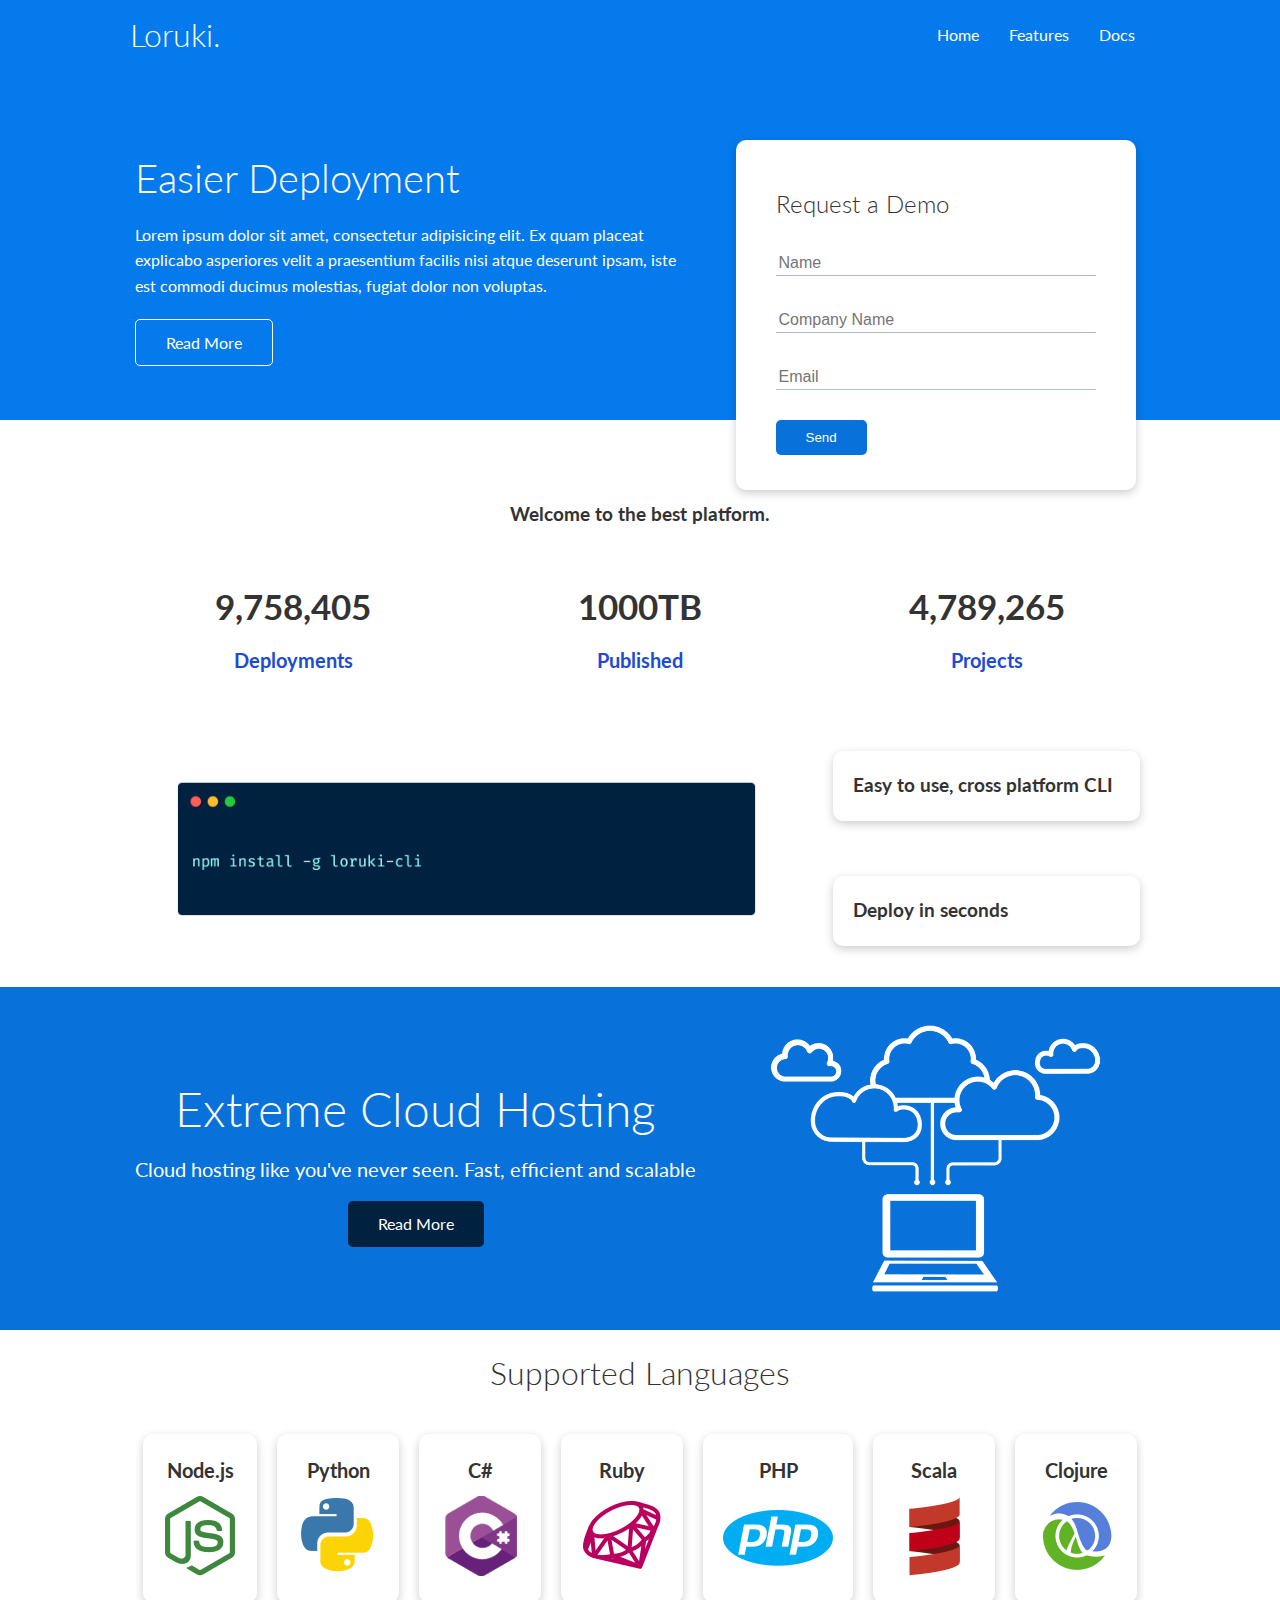
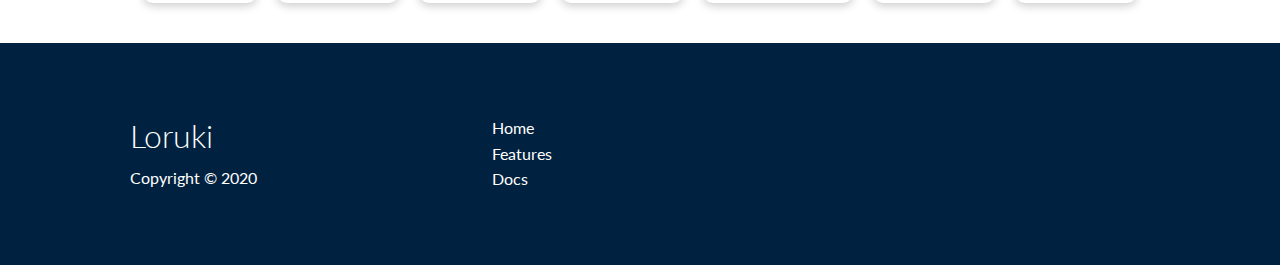
<file: index.html>
<!DOCTYPE html>
<html lang="en">
  <head>
    <meta charset="UTF-8" />
    <meta name="viewport" content="width=device-width, initial-scale=1.0" />
    <link
      rel="stylesheet"
      href="https://cdnjs.cloudflare.com/ajax/libs/font-awesome/5.15.1/css/all.min.css"
      integrity="sha512-+4zCK9k+qNFUR5X+cKL9EIR+ZOhtIloNl9GIKS57V1MyNsYpYcUrUeQc9vNfzsWfV28IaLL3i96P9sdNyeRssA=="
      crossorigin="anonymous"
    />
    <link rel="stylesheet" href="utilities.css" />
    <link rel="stylesheet" href="style.css" />
    <title>Loruki | Cloud Hosting For Everyone</title>
  </head>
  <body>
    <!-- Navbar -->
    <div class="navbar">
      <div class="container flex">
        <h1 class="logo">Loruki.</h1>
        <nav>
          <ul>
            <li><a href="index.html">Home</a></li>
            <li><a href="features.html">Features</a></li>
            <li><a href="docs.html">Docs</a></li>
          </ul>
        </nav>
      </div>
    </div>

    <!-- Showcase -->
    <section class="showcase">
      <div class="container grid">
        <div class="showcase-text">
          <h1>Easier Deployment</h1>
          <p>
            Lorem ipsum dolor sit amet, consectetur adipisicing elit. Ex quam
            placeat explicabo asperiores velit a praesentium facilis nisi atque
            deserunt ipsam, iste est commodi ducimus molestias, fugiat dolor non
            voluptas.
          </p>
          <a href="features.html" class="btn btn-outline">Read More</a>
        </div>

        <div class="showcase-form card">
          <h2>Request a Demo</h2>

          <form>
            <div class="form-control">
              <input type="text" name="name" placeholder="Name" required />
            </div>
            <div class="form-control">
              <input
                type="text"
                name="company"
                placeholder="Company Name"
                required
              />
            </div>
            <div class="form-control">
              <input type="email" name="email" placeholder="Email" required />
            </div>
            <input type="submit" value="Send" class="btn btn-primary" />
          </form>
        </div>
      </div>
    </section>

    <!-- Stats -->
    <section class="stats">
      <div class="container">
        <h3 class="stats-heading text-center my-1">
          Welcome to the best platform.
        </h3>

        <div class="grid grid-3 text-center my-4">
          <div>
            <i class="fas fa-server fa-3x"></i>
            <h3>9,758,405</h3>
            <p class="text-secondary">Deployments</p>
          </div>
          <div>
            <i class="fas fa-upload fa-3x"></i>
            <h3>1000TB</h3>
            <p class="text-secondary">Published</p>
          </div>
          <div>
            <i class="fas fa-project-diagram fa-3x"></i>
            <h3>4,789,265</h3>
            <p class="text-secondary">Projects</p>
          </div>
        </div>
      </div>
    </section>

    <!-- Cli -->
    <!-- crossPlatform -->
    <section class="cli">
      <div class="container grid">
        <img src="img/cli.png" alt="" />
        <div class="card">
          <h3>Easy to use, cross platform CLI</h3>
        </div>
        <div class="card">
          <h3>Deploy in seconds</h3>
        </div>
      </div>
    </section>

    <!-- Cloud -->
    <section class="cloud bg-primary my-2 py-2">
      <div class="container grid">
        <div class="text-center">
          <h2 class="lg">Extreme Cloud Hosting</h2>
          <p class="lead my-1">
            Cloud hosting like you've never seen. Fast, efficient and scalable
          </p>
          <a href="features.html" class="btn btn-dark">Read More</a>
        </div>
        <img src="img/cloud.png" alt="" />
      </div>
    </section>

    <!-- Languages -->
    <section class="languages">
      <h2 class="md text-center my-2">Supported Languages</h2>
      <div class="container flex">
        <div class="card">
          <h4>Node.js</h4>
          <img src="img/node.png" alt="" />
        </div>
        <div class="card">
          <h4>Python</h4>
          <img src="img/python.png" alt="" />
        </div>
        <div class="card">
          <h4>C#</h4>
          <img src="img/csharp.png" alt="" />
        </div>
        <div class="card">
          <h4>Ruby</h4>
          <img src="img/ruby.png" alt="" />
        </div>
        <div class="card">
          <h4>PHP</h4>
          <img src="img/php.png" alt="" />
        </div>
        <div class="card">
          <h4>Scala</h4>
          <img src="img/scala.png" alt="" />
        </div>
        <div class="card">
          <h4>Clojure</h4>
          <img src="img/clojure.png" alt="" />
        </div>
      </div>
    </section>

    <!-- Footer -->
    <footer class="footer bg-dark py-5">
      <div class="container grid grid-3">
        <div>
          <h1>Loruki</h1>
          <p>Copyright &copy; 2020</p>
        </div>
        <nav>
          <ul>
            <li><a href="index.html">Home</a></li>
            <li><a href="features.html">Features</a></li>
            <li><a href="docs.html">Docs</a></li>
          </ul>
        </nav>
      </div>
    </footer>
    <!-- footer  -->
  </body>
</html>
</file>
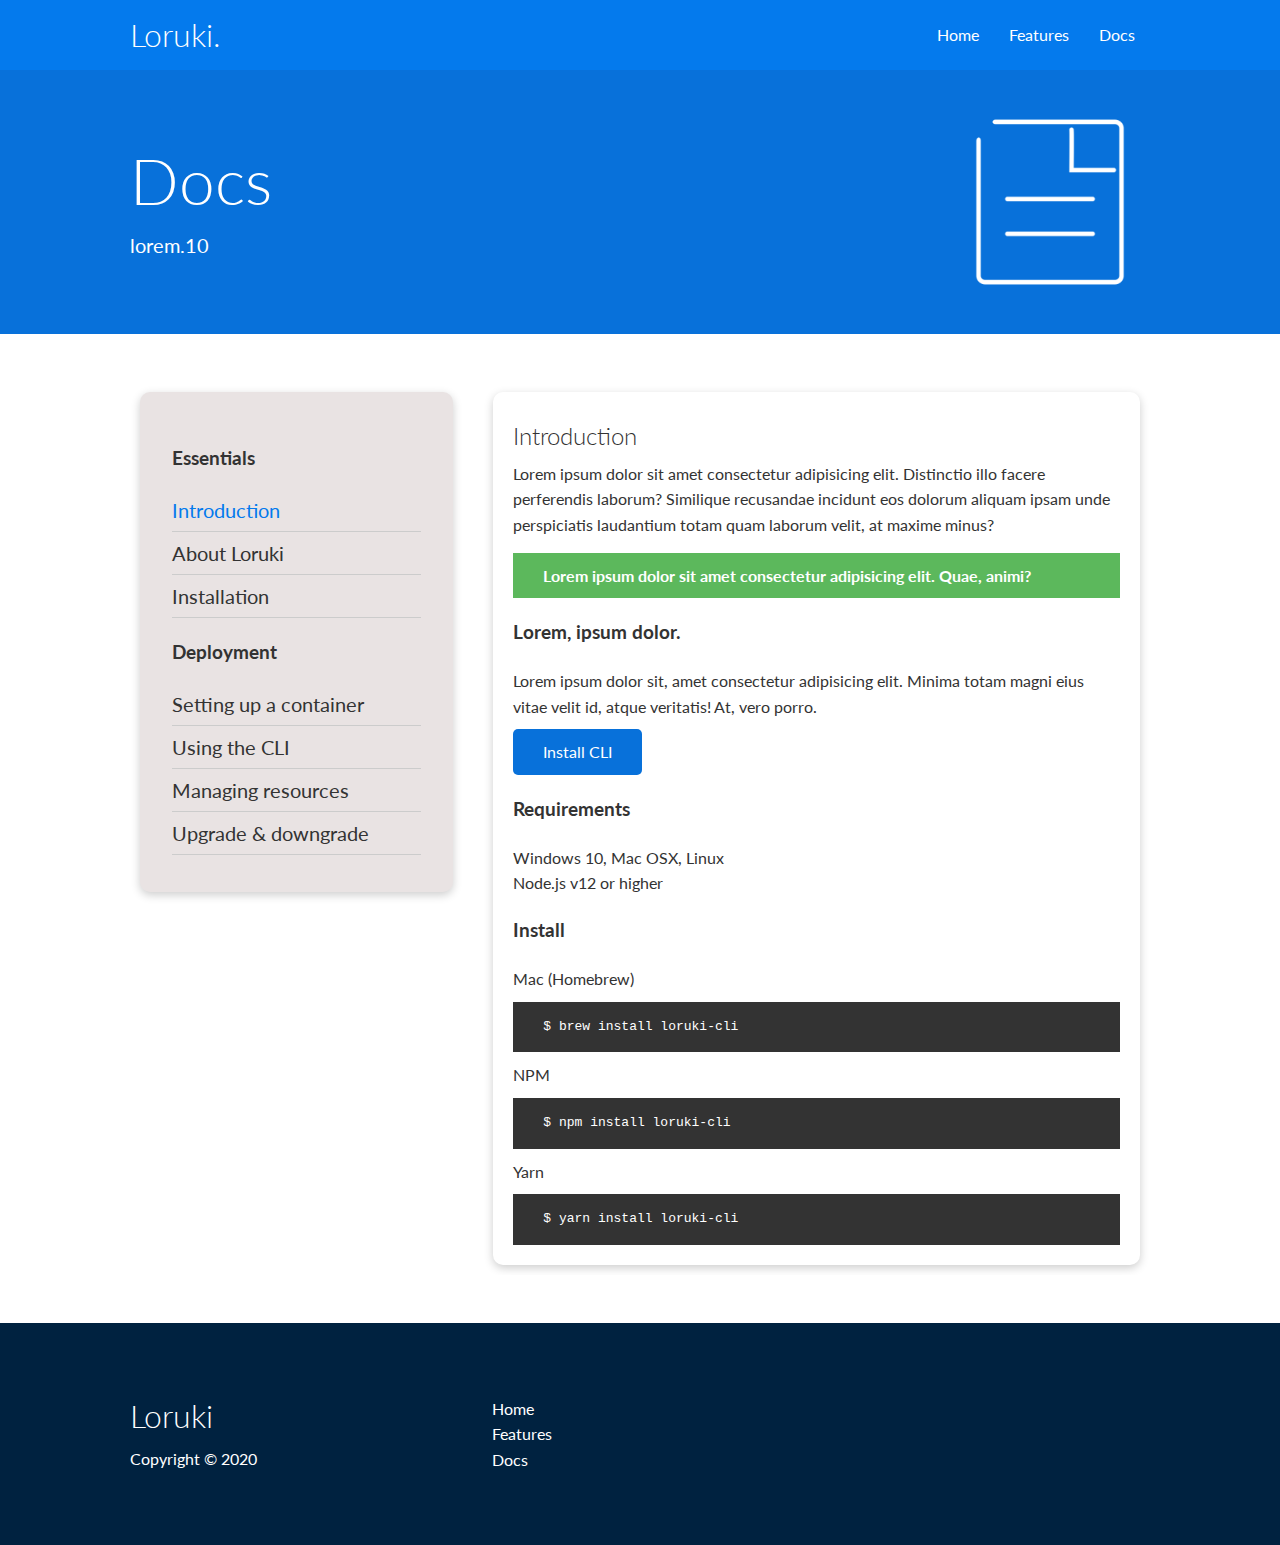
<file: docs.html>
<!DOCTYPE html>
<html lang="en">
<head>
    <meta charset="UTF-8">
    <meta name="viewport" content="width=device-width, initial-scale=1.0">
    <link rel="stylesheet" href="https://cdnjs.cloudflare.com/ajax/libs/font-awesome/5.15.1/css/all.min.css" integrity="sha512-+4zCK9k+qNFUR5X+cKL9EIR+ZOhtIloNl9GIKS57V1MyNsYpYcUrUeQc9vNfzsWfV28IaLL3i96P9sdNyeRssA==" crossorigin="anonymous" />
    <link rel="stylesheet" href="utilities.css">
    <link rel="stylesheet" href="style.css">
    <title>Loruki | Cloud Home For Everyone</title>
</head>
<body>
    <!-- Navbar -->
    <div class="navbar">
        <div class="container flex">
            <h1 class="logo">Loruki.</h1>
            <nav>
                <ul>
                    <li><a href="index.html">Home</a></li>
                    <li><a href="features.html">Features</a></li>
                    <li><a href="docs.html">Docs</a></li>
                </ul>
            </nav>
        </div>
    </div>

    <!-- Head -->
    <section class="docs-head bg-primary py-3">
        <div class="container grid">
            <div>
                <h1 class="xl">Docs</h1>
                <p class="lead">
lorem.10                </p>
            </div>
            <img src="img/docs.png" >
        </div>
    </section>

    <!-- Docs main -->
    <section class="docs-main my-4">
        <div class="container grid">
            <div class="card bg-light p-3">
                <h3 class="my-2">Essentials</h3>
                <nav>
                    <ul>
                        <li><a class="text-primary" href="#">Introduction</a></li>
                        <li><a href="#">About Loruki</a></li>
                        <li><a href="#">Installation</a></li>
                    </ul>
                </nav>

                <h3 class="my-2">Deployment</h3>
                <nav>
                    <ul>
                        <li><a href="#">Setting up a container</a></li>
							<li><a href="#">Using the CLI</a></li>
							<li><a href="#">Managing resources</a></li>
							<li><a href="#">Upgrade & downgrade</a></li>
                    </ul>
                </nav>
            </div>
            <div class="card">
                <h2>Introduction</h2>
                <p>Lorem ipsum dolor sit amet consectetur adipisicing elit. Distinctio illo facere perferendis laborum? Similique recusandae incidunt eos dolorum aliquam ipsam unde perspiciatis laudantium totam quam laborum velit, at maxime minus?</p>

                <div class="alert alert-success">
                    <i class="fas fa-info"></i> Lorem ipsum dolor sit amet consectetur adipisicing elit. Quae, animi?
                </div>

                <h3>Lorem, ipsum dolor.</h3>
                <p>Lorem ipsum dolor sit, amet consectetur adipisicing elit. Minima totam magni eius vitae velit id, atque veritatis! At, vero porro.</p>
                <a href="#" class="btn btn-primary">Install CLI</a>

                <h3>Requirements</h3>
                <ul>
                    <li>Windows 10, Mac OSX, Linux</li>
                    <li>Node.js v12 or higher</li>
                </ul>

                <h3>Install</h3>
                <p>Mac (Homebrew)</p>
                <pre><code>$ brew install loruki-cli</code></pre>
                <p>NPM</p>
                <pre><code>$ npm install loruki-cli</code></pre>
                <p>Yarn</p>
                <pre><code>$ yarn install loruki-cli</code></pre>

            </div>
        </div>
    </section>
    
    <!-- Footer -->
    <footer class="footer bg-dark py-5">
        <div class="container grid grid-3">
            <div>
                <h1>Loruki
                </h1>
                <p>Copyright &copy; 2020</p>
            </div>
            <nav>
                <ul>
                    <li><a href="index.html">Home</a></li>
                    <li><a href="features.html">Features</a></li>
                    <li><a href="docs.html">Docs</a></li>
                </ul>
            </nav>
            
        </div>
    </footer>
</body>
</file>
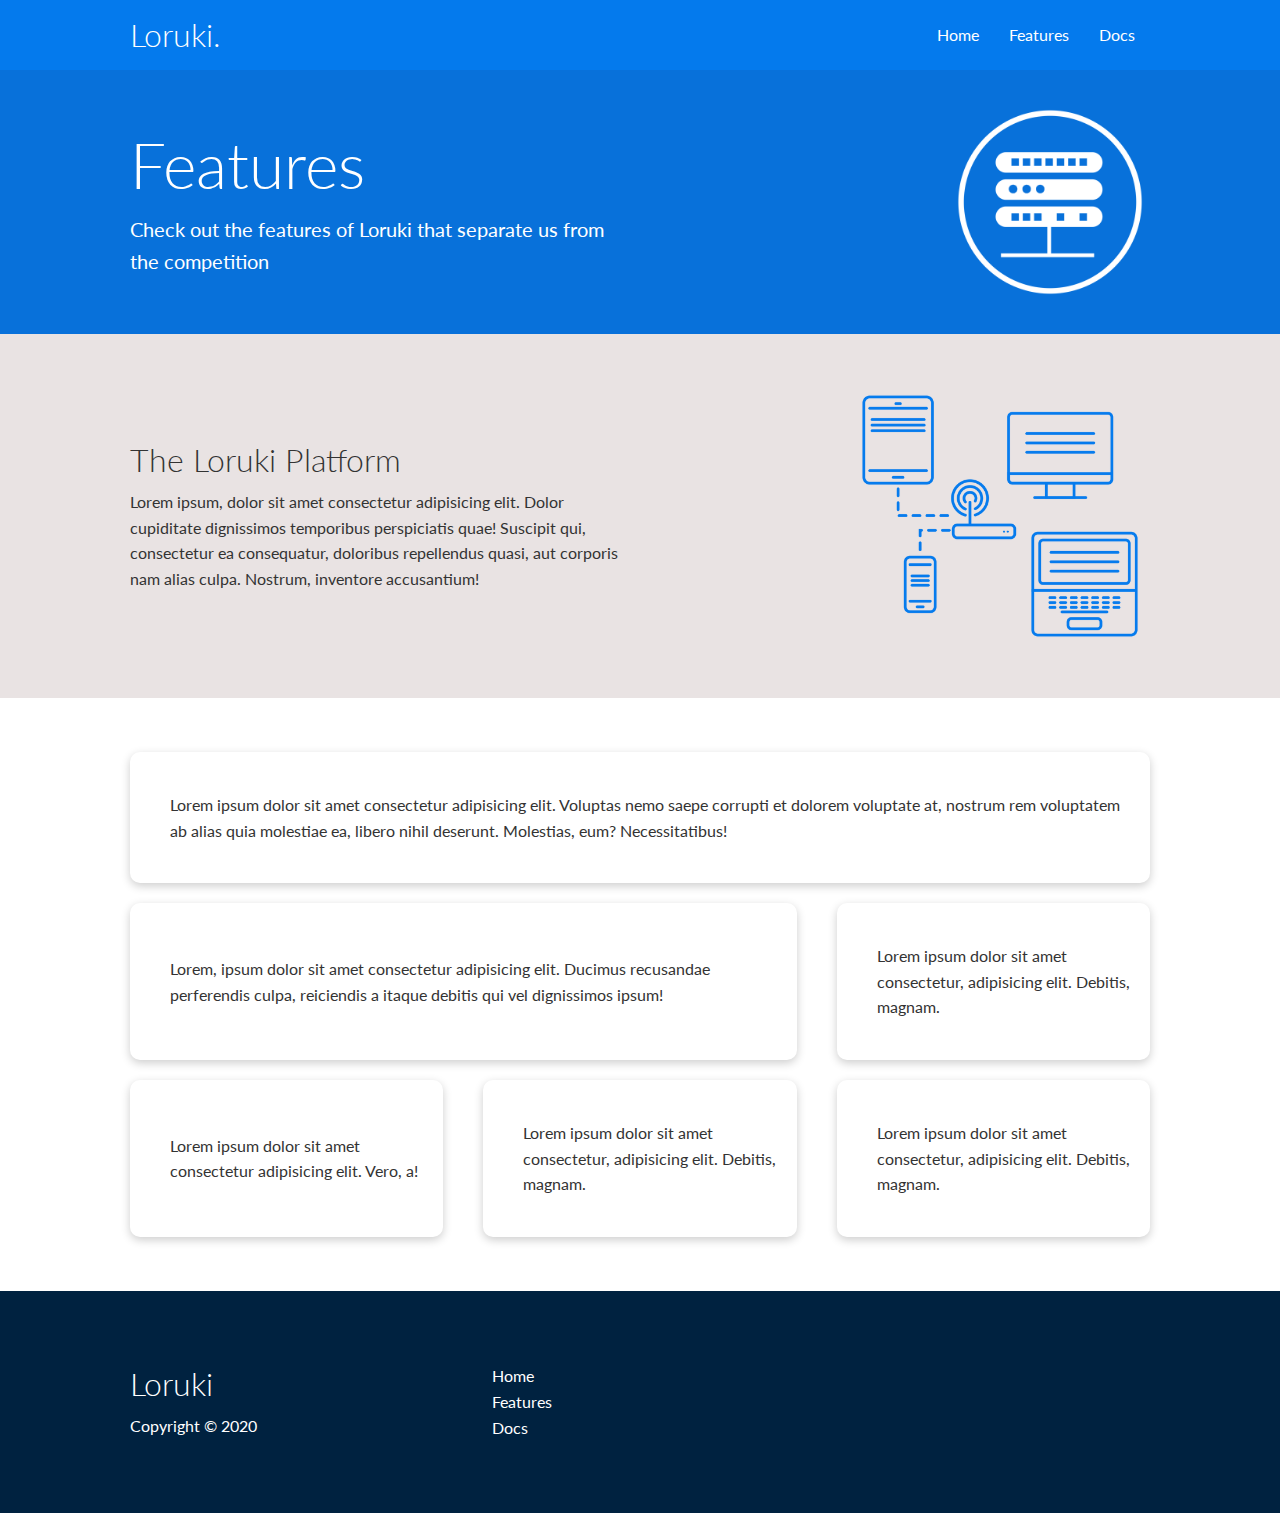
<file: features.html>
<!DOCTYPE html>
<html lang="en">
<head>
    <meta charset="UTF-8">
    <meta name="viewport" content="width=device-width, initial-scale=1.0">
    <link rel="stylesheet" href="https://cdnjs.cloudflare.com/ajax/libs/font-awesome/5.15.1/css/all.min.css" integrity="sha512-+4zCK9k+qNFUR5X+cKL9EIR+ZOhtIloNl9GIKS57V1MyNsYpYcUrUeQc9vNfzsWfV28IaLL3i96P9sdNyeRssA==" crossorigin="anonymous" />
    <link rel="stylesheet" href="utilities.css">
    <link rel="stylesheet" href="style.css">
    <title>Loruki | Cloud Hosting For Everyone</title>
</head>
<body>
    <!-- Navbar -->
    <div class="navbar">
        <div class="container flex">
            <h1 class="logo">Loruki.</h1>
            <nav>
                <ul>
                    <li><a href="index.html">Home</a></li>
                    <li><a href="features.html">Features</a></li>
                    <li><a href="docs.html">Docs</a></li>
                </ul>
            </nav>
        </div>
    </div>

    <!-- Head -->
    <section class="features-head bg-primary py-3">
        <div class="container grid">
            <div>
                <h1 class="xl">Features</h1>
                <p class="lead">
                    Check out the features of Loruki that separate us from the
						competition
                </p>
            </div>
            <img src="server.png" alt="">
        </div>
    </section>

    <!-- Sub head -->
    <section class="features-sub-head bg-light py-3">
        <div class="container grid">
            <div>
                <h1 class="md">The Loruki Platform</h1>
                <p>
                    Lorem ipsum, dolor sit amet consectetur adipisicing elit. Dolor cupiditate dignissimos temporibus perspiciatis quae! Suscipit qui, consectetur ea consequatur, doloribus repellendus quasi, aut corporis nam alias culpa. Nostrum, inventore accusantium!
                </p>
            </div>
            <img src="server2.png" alt="">
        </div>
    </section>

    <section class="features-main my-2">
        <div class="container grid grid-3">
            <div class="card flex">
                <i class="fas fa-server fa-3x"></i>
                <p>Lorem ipsum dolor sit amet consectetur adipisicing elit. Voluptas nemo saepe corrupti et dolorem voluptate at, nostrum rem voluptatem ab alias quia molestiae ea, libero nihil deserunt. Molestias, eum? Necessitatibus!</p>
            </div>
            <div class="card flex">
                <i class="fas fa-network-wired fa-3x"></i>
                <p>
                    Lorem, ipsum dolor sit amet consectetur adipisicing elit. Ducimus
                    recusandae perferendis culpa, reiciendis a itaque debitis qui vel
                    dignissimos ipsum!
                </p>
            </div>
            <div class="card flex">
                <i class="fas fa-laptop-code fa-3x"></i>
                <p>
                    Lorem ipsum dolor sit amet consectetur, adipisicing elit. Debitis,
                    magnam.
                </p>
            </div>
            <div class="card flex">
                <i class="fas fa-database fa-3x"></i>
                <p>
                    Lorem ipsum dolor sit amet consectetur adipisicing elit. Vero, a!
                </p>
            </div>
            <div class="card flex">
                <i class="fas fa-power-off fa-3x"></i>
                <p>
                    Lorem ipsum dolor sit amet consectetur, adipisicing elit. Debitis,
                    magnam.
                </p>
            </div>
            <div class="card flex">
                <i class="fas fa-upload fa-3x"></i>
                <p>
                    Lorem ipsum dolor sit amet consectetur, adipisicing elit. Debitis,
                    magnam.
                </p>
            </div>
        </div>
    </section>

    <!-- Footer -->
    <footer class="footer bg-dark py-5">
        <div class="container grid grid-3">
            <div>
                <h1>Loruki
                </h1>
                <p>Copyright &copy; 2020</p>
            </div>
            <nav>
                <ul>
                    <li><a href="index.html">Home</a></li>
                    <li><a href="features.html">Features</a></li>
                    <li><a href="docs.html">Docs</a></li>
                </ul>
            </nav>
        </div>
    </footer>
</body>
</file>
<file: utilities.css>
.container {
  max-width: 1100px;
  margin: 0 auto;
  overflow: auto;
  padding: 0 40px;
}

.card {
  background-color: #fff;
  color: #333;
  border-radius: 10px;
  box-shadow: 0 3px 10px rgba(0, 0, 0, 0.2);
  padding: 20px;
  margin: 10px;
}

.btn {
  display: inline-block;
  padding: 10px 30px;
  cursor: pointer;
  background: #047aed;
  color: #fff;
  border: none;
  border-radius: 5px;
}

.btn-outline {
  background-color: transparent;
  border: 1px #fff solid;
}

.btn:hover {
  transform: scale(0.98);
}

/* Backgrounds & colored buttons */
.bg-primary,
.btn-primary {
  background-color: #0871da;
  color: #fff;
}

.bg-secondary,
.btn-secondary {
  background-color: #2249be;
  color: #fff;
}

.bg-dark,
.btn-dark {
  background-color: #002240;
  color: #fff;
}

.bg-light,
.btn-light {
  background-color: #e9e3e3;
  color: #333;
}

.bg-primary a,
.btn-primary a,
.bg-secondary a,
.btn-secondary a,
.bg-dark a,
.btn-dark a {
  color: #fff;
}

/* Text colors */
.text-primary {
  color: #047aed;
}

.text-secondary {
  color: #1e4bd3;
}

.text-dark {
  color: #002240;
}

.text-light {
  color: #fcecec;
}

/* Text sizes */
.lead {
  font-size: 20px;
}

.sm {
  font-size: 1rem;
}

.md {
  font-size: 2rem;
}

.lg {
  font-size: 3rem;
}

.xl {
  font-size: 4rem;
}

.text-center {
  text-align: center;
}

/* Alert */
.alert {
  background-color: #f4f4f4;
  padding: 10px 20px;
  font-weight: bold;
  margin: 15px 0;
}

.alert i {
  margin-right: 10px;
}

.alert-success {
  background-color: #5cb85c;
  color: #fff;
}

.alert-error {
  background-color: #d9534f;
  color: #fff;
}

.flex {
  display: flex;
  justify-content: center;
  align-items: center;
  height: 100%;
}

.grid {
  display: grid;
  grid-template-columns: repeat(2, 1fr);
  gap: 20px;
  justify-content: center;
  align-items: center;
  height: 100%;
}

.grid-3 {
  grid-template-columns: repeat(3, 1fr);
}

/* Margin */
.my-1 {
  margin: 1rem 0;
}

.my-2 {
  margin: 1.5rem 0;
}

.my-3 {
  margin: 2rem 0;
}

.my-4 {
  margin: 3rem 0;
}

.my-5 {
  margin: 4rem 0;
}

.m-1 {
  margin: 1rem;
}

.m-2 {
  margin: 1.5rem;
}

.m-3 {
  margin: 2rem;
}

.m-4 {
  margin: 3rem;
}

.m-5 {
  margin: 4rem;
}

/* Padding */
.py-1 {
  padding: 1rem 0;
}

.py-2 {
  padding: 1.5rem 0;
}

.py-3 {
  padding: 2rem 0;
}

.py-4 {
  padding: 3rem 0;
}

.py-5 {
  padding: 4rem 0;
}

.p-1 {
  padding: 1rem;
}

.p-2 {
  padding: 1.5rem;
}

.p-3 {
  padding: 2rem;
}

.p-4 {
  padding: 3rem;
}

.p-5 {
  padding: 4rem;
}
</file>
<file: style.css>
@import url('https://fonts.googleapis.com/css2?family=Lato:wght@300&display=swap');

* {
  box-sizing: border-box;
  padding: 0;
  margin: 0;
}

body {
  font-family: 'Lato', sans-serif;
  color: #333;
  line-height: 1.6;
}



a {
  text-decoration: none;
  color: #333;
}

ul {
    list-style-type: none;
  }

h1,
h2 {
  font-weight: 300;
  line-height: 1.2;
  margin: 10px 0;
}

p {
  margin: 10px 0;
}

img {
  width: 100%;
}

code,
pre {
  background: #333;
  color: #fff;
  padding: 15px;
}



/* Navbar */
.navbar {
  background-color: #047aed;
  color: #fff;
  height: 70px;
}

.navbar ul {
  display: flex;
}

.navbar a {
  color: #fff;
  padding: 10px;
  margin: 0 5px;
}

.navbar a:hover {
  border-bottom: 2px #fff solid;
}

.navbar .flex {
  justify-content: space-between;
}

/* Showcase */
.showcase {
  height: 350px;
  background-color: #047aed;
  color: #fff;
  position: relative;
}

.showcase h1 {
  font-size: 40px;
}

.showcase p {
  margin: 20px 0;
}

.showcase .grid {
  overflow: visible;
  grid-template-columns: 55% auto;
  gap: 30px;
}

.showcase-text {
  animation: slideInFromLeft 1s ease-in;
}

.showcase-form {
  position: relative;
  top: 60px;
  height: 350px;
  width: 400px;
  padding: 40px;
  z-index: 100;
  justify-self: flex-end;
  animation: slideInFromRight 1s ease-in;
}

.showcase-form .form-control {
  margin: 30px 0;
}

.showcase-form input[type='text'],
.showcase-form input[type='email'] {
  border: 0;
  border-bottom: 1px solid #b4becb;
  width: 100%;
  padding: 3px;
  font-size: 16px;
}

.showcase-form input:focus {
  outline: none;
}


/* Stats */
.stats {
  padding-top: 80px;
  animation: slideInFromBottom 0.8s ease-in;
}

.stats-heading {
  max-width: 500px;
  margin: auto;
}

.stats .grid h3 {
  font-size: 35px;
}

.stats .grid p {
  font-size: 20px;
  font-weight: bold;
}

/* Cli starting */
.cli .grid {
  grid-template-columns: repeat(3, 1fr);
  grid-template-rows: repeat(2, 1fr);
}

.cli .grid > *:first-child {
  grid-column: 1 / span 2;
  grid-row: 1 / span 2;
}

/* Cloud */
.cloud .grid {
  grid-template-columns: 4fr 3fr;
}

/* Languages */

.languages .flex {
  flex-wrap: wrap;
}

.languages .card {
  text-align: center;
  margin: 18px 10px 40px;
  transition: transform 0.2s ease-in;
}

.languages .card h4 {
  font-size: 20px;
  margin-bottom: 10px;
}

.languages .card:hover {
  transform: translateY(-15px);
}

/* Features */
.features-head img,
.docs-head img {
  width: 200px;
  justify-self: flex-end;
}

.features-sub-head img {
  width: 300px;
  justify-self: flex-end;
}

.features-main .card > i {
  margin-right: 20px;
}

.features-main .grid {
  padding: 30px;
}

.features-main .grid > *:first-child {
  grid-column: 1 / span 3;
}

.features-main .grid > *:nth-child(2) {
  grid-column: 1 / span 2;
}

/* Docs */
.docs-main h3 {
  margin: 20px 0;
}

.docs-main .grid {
  grid-template-columns: 1fr 2fr;
  align-items: flex-start;
}

.docs-main nav li {
  font-size: 20px;
  padding-bottom: 5px;
  margin-bottom: 5px;
  border-bottom: 1px #ccc solid;
}

.docs-main a:hover {
  font-weight: solid bold;
}

/* Footer */
.footer a {
  margin: 0 15px;
}

/* Animations part */
@keyframes slideInFromLeft {
  0% {
    transform: translateX(-100%);
  }

  100% {
    transform: translateX(0);
  }
}

@keyframes slideInFromRight {
  0% {
    transform: translateX(100%);
  }

  100% {
    transform: translateX(0);
  }
}

@keyframes slideInFromTop {
  0% {
    transform: translateY(-100%);
  }

  100% {
    transform: translateX(0);
  }
}

@keyframes slideInFromBottom {
  0% {
    transform: translateY(100%);
  }

  100% {
    transform: translateX(0);
  }
}

/* Tablets and under  part*/
@media (max-width: 768px) {
  .grid,
  .showcase .grid,
  .stats .grid,
  .cli .grid,
  .cloud .grid,
  .features-main .grid,
  .docs-main .grid {
    grid-template-columns: 1fr;
    grid-template-rows: 1fr;
  }

  .showcase {
    height: auto;
  }

  .showcase-text {
    text-align: center;
    margin-top: 35px;
    animation: slideInFromTop 0.8s ease-in;
  }

  .showcase-form {
    justify-self: center;
    margin: auto;
    animation: slideInFromBottom 0.8s ease-in;
  }

  .cli .grid > *:first-child {
    grid-column: 1;
    grid-row: 1;
  }

  .features-head,
  .features-sub-head,
  .docs-head {
    text-align: center;
  }

  .features-head img,
  .features-sub-head img,
  .docs-head img {
    justify-self: center;
  }

  .features-main .grid > *:first-child,
  .features-main .grid > *:nth-child(2) {
    grid-column: 1;
  }
}

/* Mobile part*/
@media (max-width: 500px) {
  .navbar {
    height: 90px;
  }

  .navbar .flex {
    flex-direction: column;
  }

  .navbar ul {
    padding: 10px;
    background-color: rgba(31, 30, 30, 0.3);
  }
  
  .showcase-form {
    width: 300px;
  }
}
</file>
